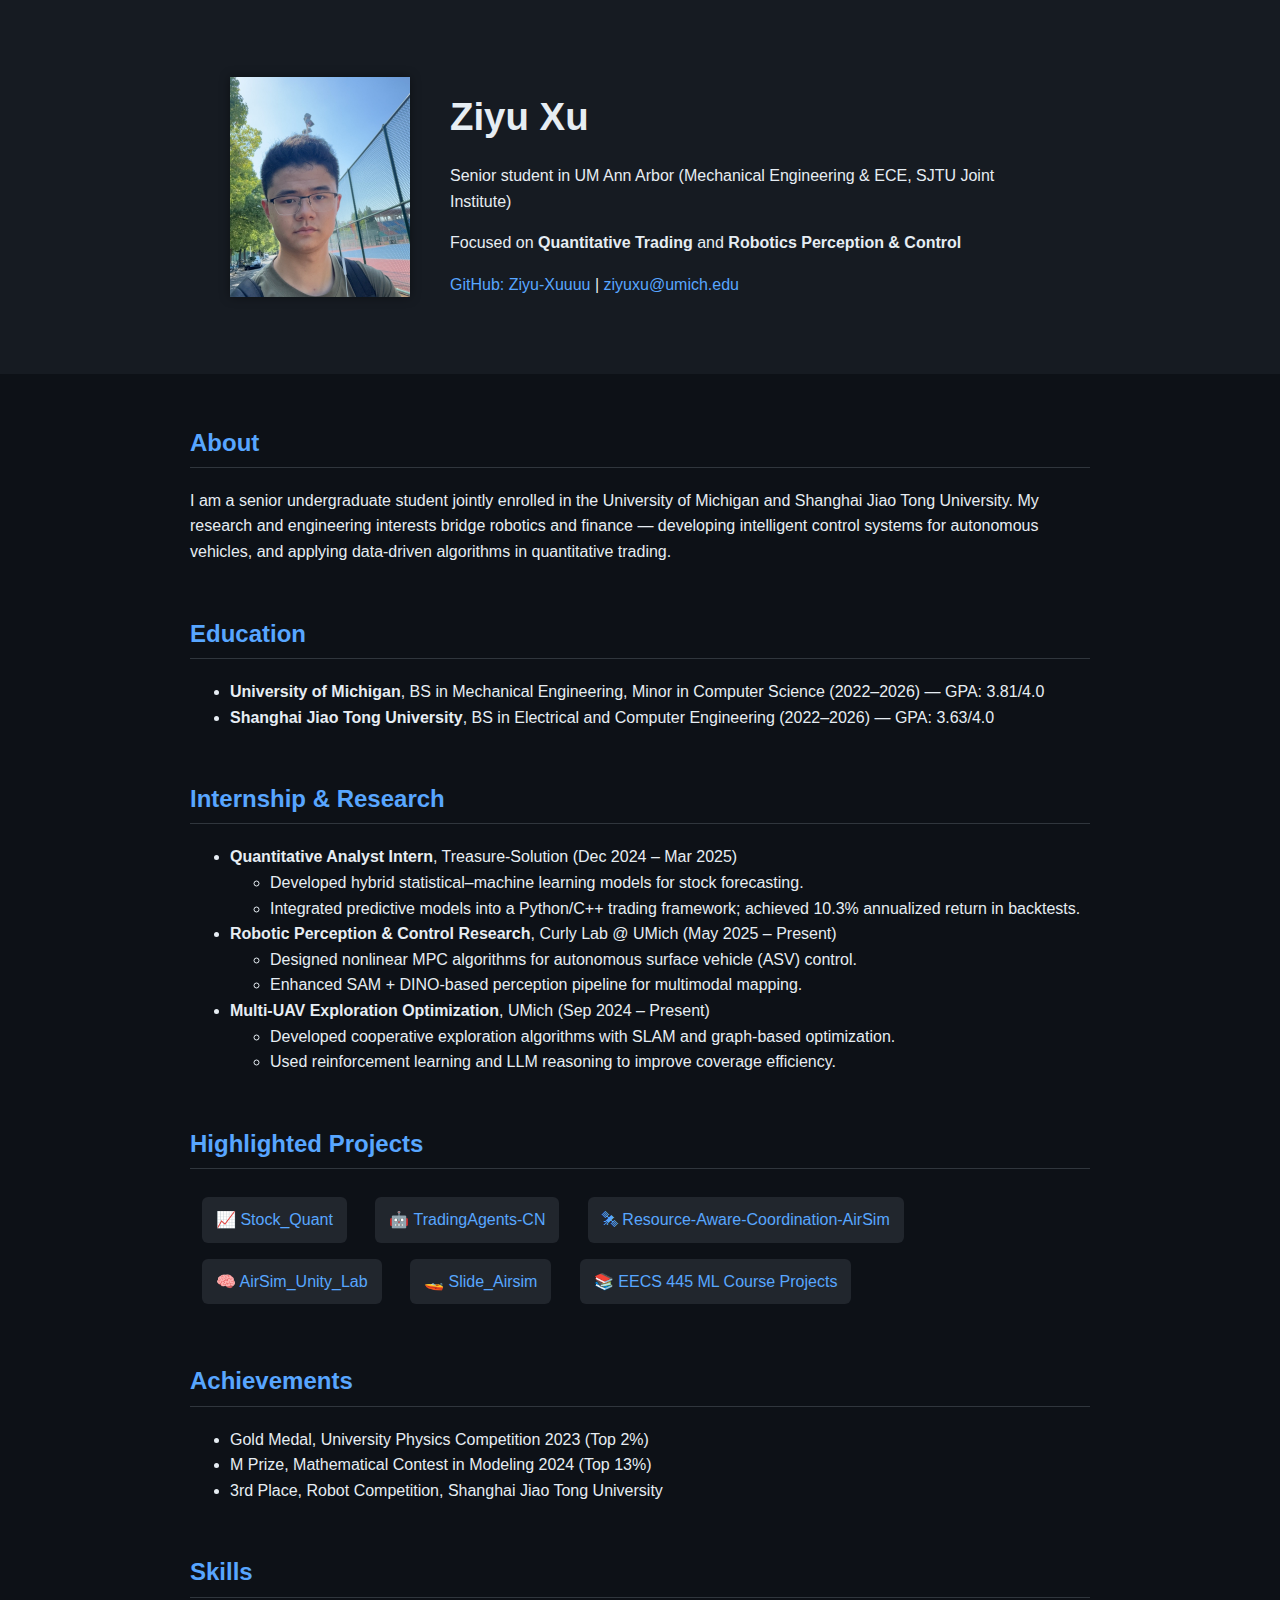
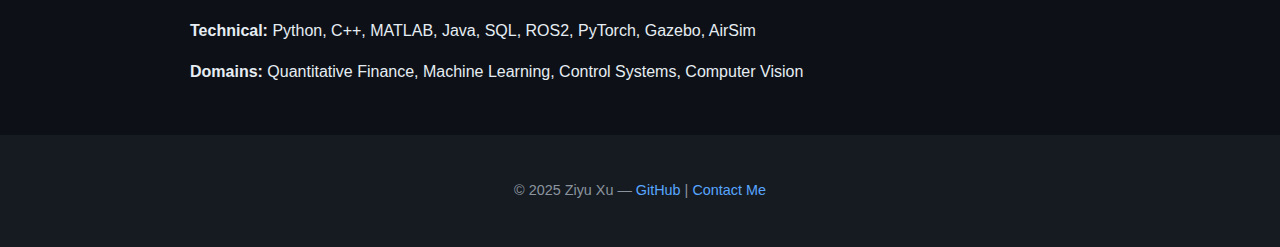
<file: index.html>
<!DOCTYPE html>
<html lang="en">
<head>
  <meta charset="UTF-8" />
  <meta name="viewport" content="width=device-width, initial-scale=1.0" />
  <title>Ziyu Xu | Robotics & Quantitative Research</title>
  <style>
    body {
      font-family: 'Segoe UI', Arial, sans-serif;
      background-color: #0d1117;
      color: #e6edf3;
      margin: 0;
      padding: 0;
      line-height: 1.6;
    }
    header {
      background-color: #161b22;
      text-align: center;
      padding: 60px 20px;
    }
    .header-container {
      display: flex;
      align-items: center;
      justify-content: center;
      gap: 40px; /* 图片与文字间距 */
      flex-wrap: wrap;
    }
    
    .profile-photo {
      width: 180px;
      height: 220px;
      border-radius: 0px; /* 方形 + 圆角边缘 */
      object-fit: cover;
      box-shadow: 0 0 10px rgba(0,0,0,0.4);
    }
    
    .header-text {
      max-width: 600px;
      text-align: left;
    }
    
    h1 { font-size: 2.4em; margin-bottom: 10px; }
    h2 { color: #58a6ff; border-bottom: 1px solid #30363d; padding-bottom: 5px; }
    p, li { font-size: 1em; }
    a { color: #58a6ff; text-decoration: none; }
    a:hover { text-decoration: underline; }
    section { max-width: 900px; margin: 50px auto; padding: 0 20px; }
    .projects a { display: inline-block; margin: 8px 12px; background: #21262d; padding: 10px 14px; border-radius: 6px; }
    footer { background-color: #161b22; text-align: center; padding: 30px; color: #8b949e; font-size: 0.9em; }
  </style>
</head>

<body>
  <header>
    <div class="header-container">
      <img src="profile.jpg" alt="Ziyu Xu" class="profile-photo">
      <div class="header-text">
        <h1>Ziyu Xu</h1>
        <p>Senior student in UM Ann Arbor (Mechanical Engineering & ECE, SJTU Joint Institute)</p>
        <p>Focused on <strong>Quantitative Trading</strong> and <strong>Robotics Perception & Control</strong></p>
        <p>
          <a href="https://github.com/Ziyu-Xuuuu">GitHub: Ziyu-Xuuuu</a> |
          <a href="mailto:ziyuxu@umich.edu">ziyuxu@umich.edu</a>
        </p>
      </div>
    </div>
  </header>

  <section id="about">
    <h2>About</h2>
    <p>
      I am a senior undergraduate student jointly enrolled in the University of Michigan and Shanghai Jiao Tong University.
      My research and engineering interests bridge robotics and finance — developing intelligent control systems for autonomous vehicles,
      and applying data-driven algorithms in quantitative trading.
    </p>
  </section>

  <section id="education">
    <h2>Education</h2>
    <ul>
      <li><strong>University of Michigan</strong>, BS in Mechanical Engineering, Minor in Computer Science (2022–2026) — GPA: 3.81/4.0</li>
      <li><strong>Shanghai Jiao Tong University</strong>, BS in Electrical and Computer Engineering (2022–2026) — GPA: 3.63/4.0</li>
    </ul>
  </section>

  <section id="experience">
    <h2>Internship & Research</h2>
    <ul>
      <li><strong>Quantitative Analyst Intern</strong>, Treasure-Solution (Dec 2024 – Mar 2025)
        <ul>
          <li>Developed hybrid statistical–machine learning models for stock forecasting.</li>
          <li>Integrated predictive models into a Python/C++ trading framework; achieved 10.3% annualized return in backtests.</li>
        </ul>
      </li>
      <li><strong>Robotic Perception & Control Research</strong>, Curly Lab @ UMich (May 2025 – Present)
        <ul>
          <li>Designed nonlinear MPC algorithms for autonomous surface vehicle (ASV) control.</li>
          <li>Enhanced SAM + DINO-based perception pipeline for multimodal mapping.</li>
        </ul>
      </li>
      <li><strong>Multi-UAV Exploration Optimization</strong>, UMich (Sep 2024 – Present)
        <ul>
          <li>Developed cooperative exploration algorithms with SLAM and graph-based optimization.</li>
          <li>Used reinforcement learning and LLM reasoning to improve coverage efficiency.</li>
        </ul>
      </li>
    </ul>
  </section>

  <section id="projects">
    <h2>Highlighted Projects</h2>
    <div class="projects">
      <a href="https://github.com/Ziyu-Xuuuu/Stock_Quant">📈 Stock_Quant</a>
      <a href="https://github.com/Ziyu-Xuuuu/TradingAgents-CN">🤖 TradingAgents-CN</a>
      <a href="https://github.com/Ziyu-Xuuuu/Resource-Aware-Coordination-AirSim">🛰 Resource-Aware-Coordination-AirSim</a>
      <a href="https://github.com/Ziyu-Xuuuu/Airsim_Unity_Lab">🧠 AirSim_Unity_Lab</a>
      <a href="https://github.com/Ziyu-Xuuuu/Slide_Airsim">🚤 Slide_Airsim</a>
      <a href="https://github.com/Ziyu-Xuuuu/445">📚 EECS 445 ML Course Projects</a>
    </div>
  </section>

  <section id="achievements">
    <h2>Achievements</h2>
    <ul>
      <li>Gold Medal, University Physics Competition 2023 (Top 2%)</li>
      <li>M Prize, Mathematical Contest in Modeling 2024 (Top 13%)</li>
      <li>3rd Place, Robot Competition, Shanghai Jiao Tong University</li>
    </ul>
  </section>

  <section id="skills">
    <h2>Skills</h2>
    <p><strong>Technical:</strong> Python, C++, MATLAB, Java, SQL, ROS2, PyTorch, Gazebo, AirSim</p>
    <p><strong>Domains:</strong> Quantitative Finance, Machine Learning, Control Systems, Computer Vision</p>
  </section>

  <footer>
    <p>© 2025 Ziyu Xu — <a href="https://github.com/Ziyu-Xuuuu">GitHub</a> | <a href="mailto:ziyuxu@umich.edu">Contact Me</a></p>
  </footer>
</body>
</html>
</file>
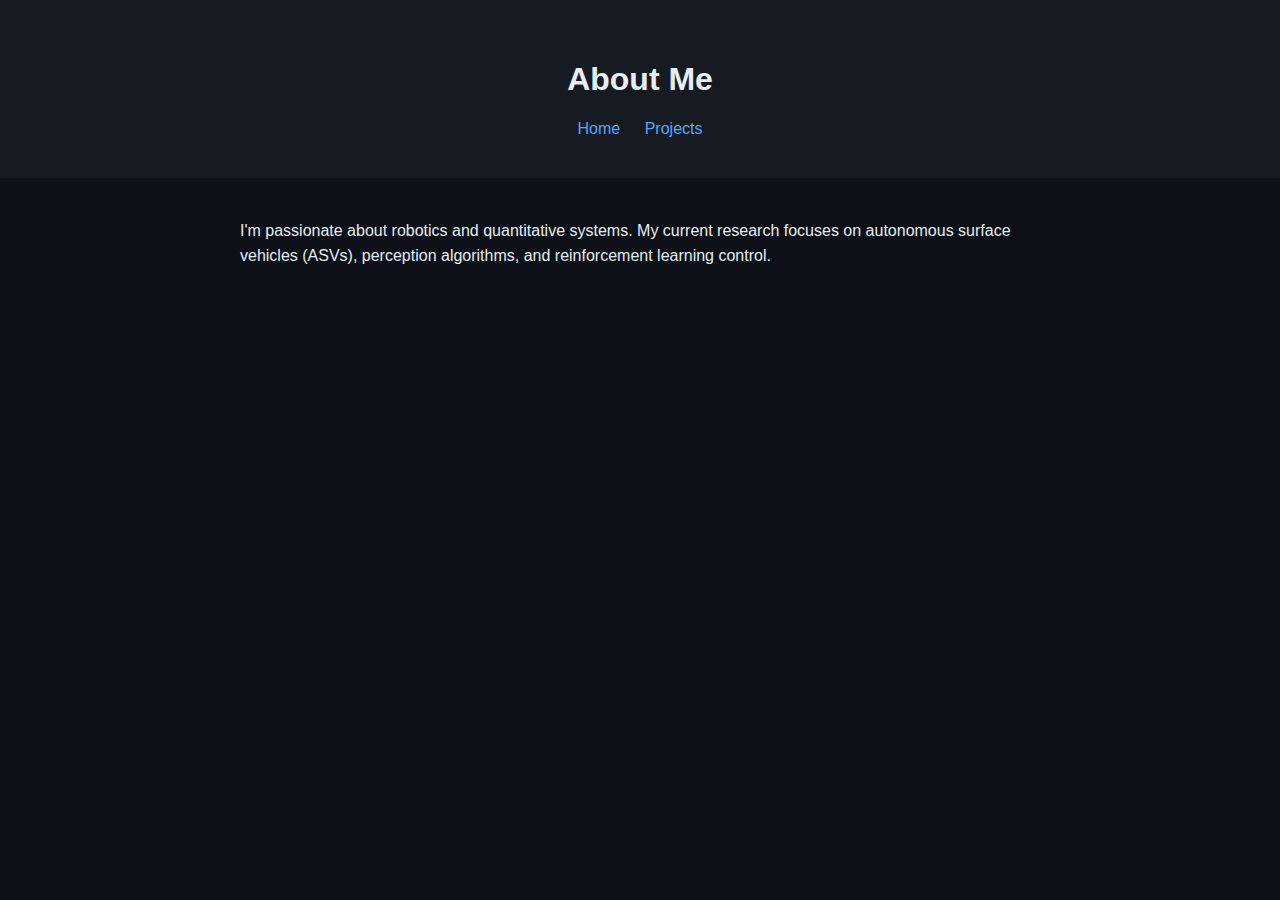
<file: about.html>
<!DOCTYPE html>
<html lang="en">
<head>
  <meta charset="UTF-8" />
  <title>About - Ziyu Xu</title>
  <link rel="stylesheet" href="style.css" />
</head>
<body>
  <header>
    <h1>About Me</h1>
    <nav>
      <a href="index.html">Home</a>
      <a href="projects.html">Projects</a>
    </nav>
  </header>

  <section>
    <p>
      I'm passionate about robotics and quantitative systems.
      My current research focuses on autonomous surface vehicles (ASVs),
      perception algorithms, and reinforcement learning control.
    </p>
  </section>
</body>
</html>
</file>
<file: style.css>
body {
  font-family: 'Segoe UI', Arial, sans-serif;
  background-color: #0d1117;
  color: #e6edf3;
  margin: 0;
  padding: 0;
}

header {
  text-align: center;
  padding: 40px;
  background-color: #161b22;
}

nav a {
  color: #58a6ff;
  margin: 0 10px;
  text-decoration: none;
}

nav a:hover {
  text-decoration: underline;
}

section {
  max-width: 800px;
  margin: 40px auto;
  line-height: 1.6;
}

footer {
  text-align: center;
  padding: 20px;
  background-color: #161b22;
  font-size: 0.9em;
  color: #8b949e;
}
</file>
